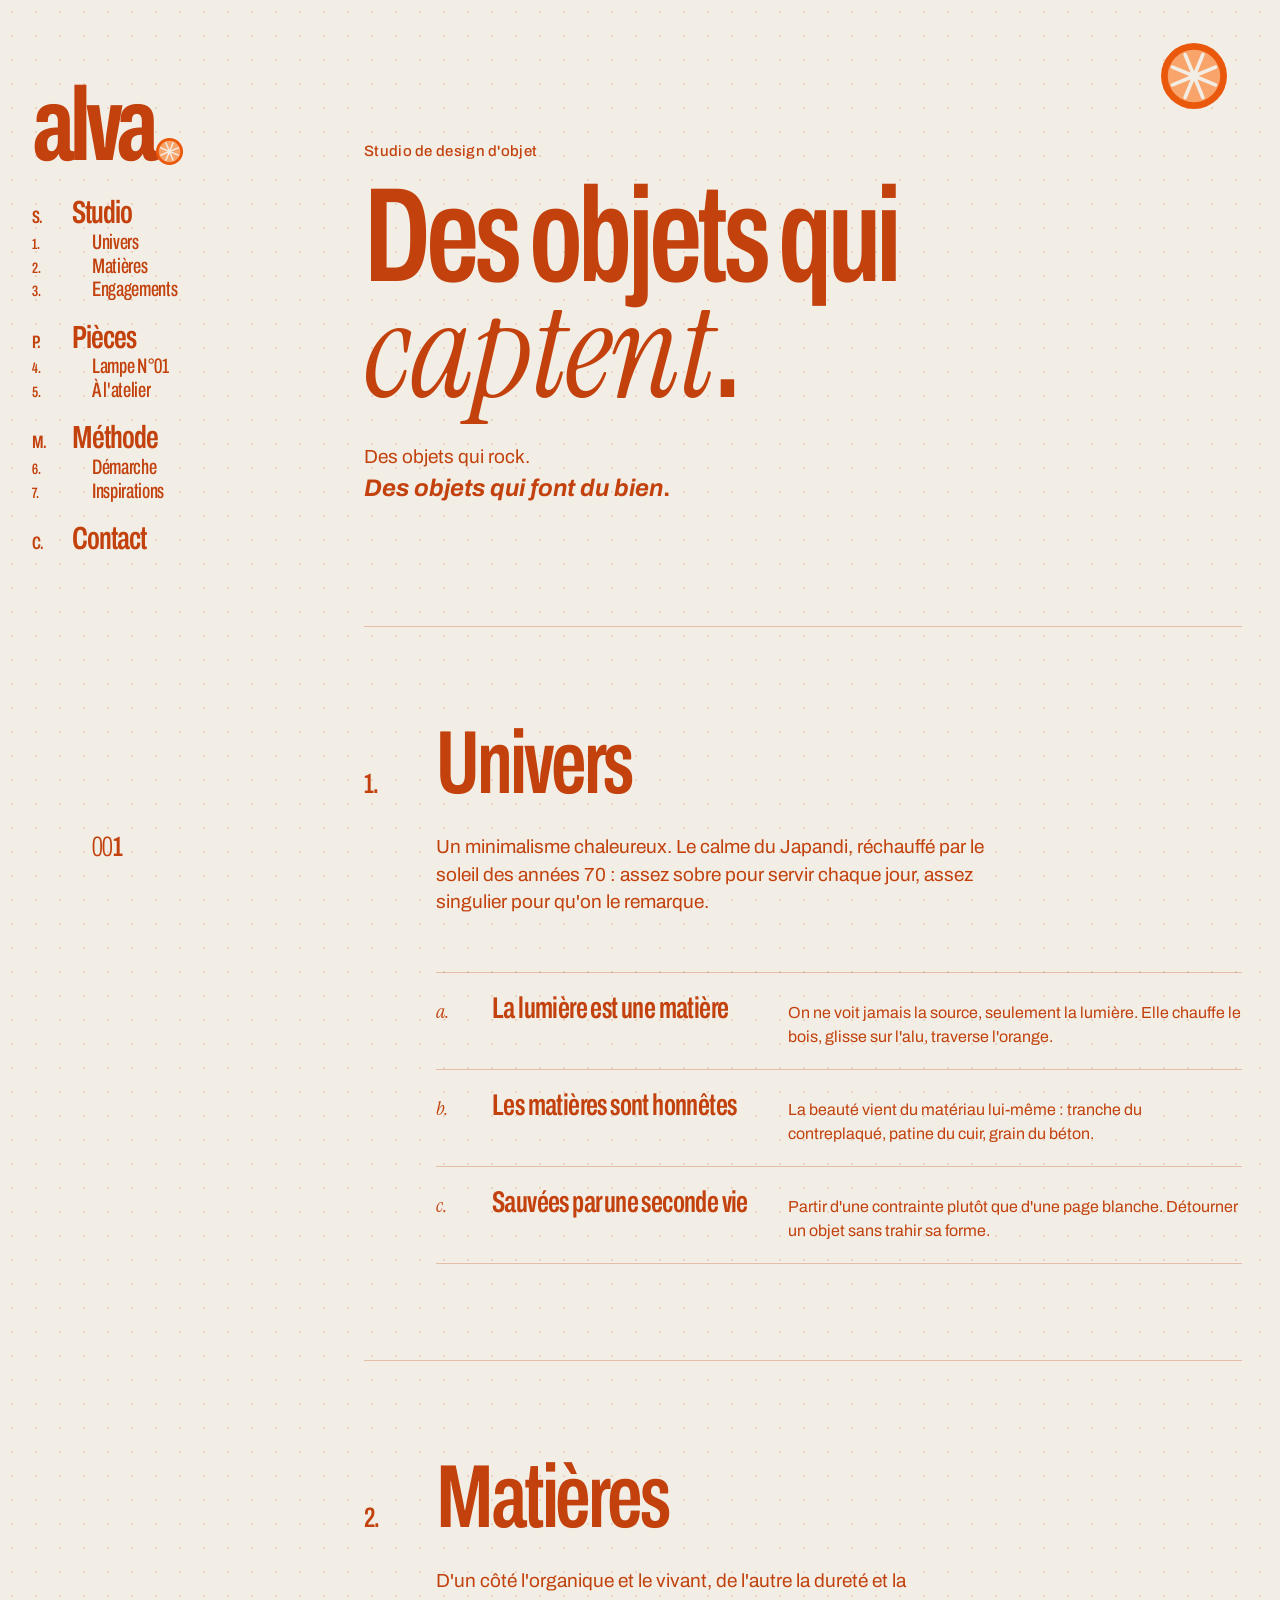
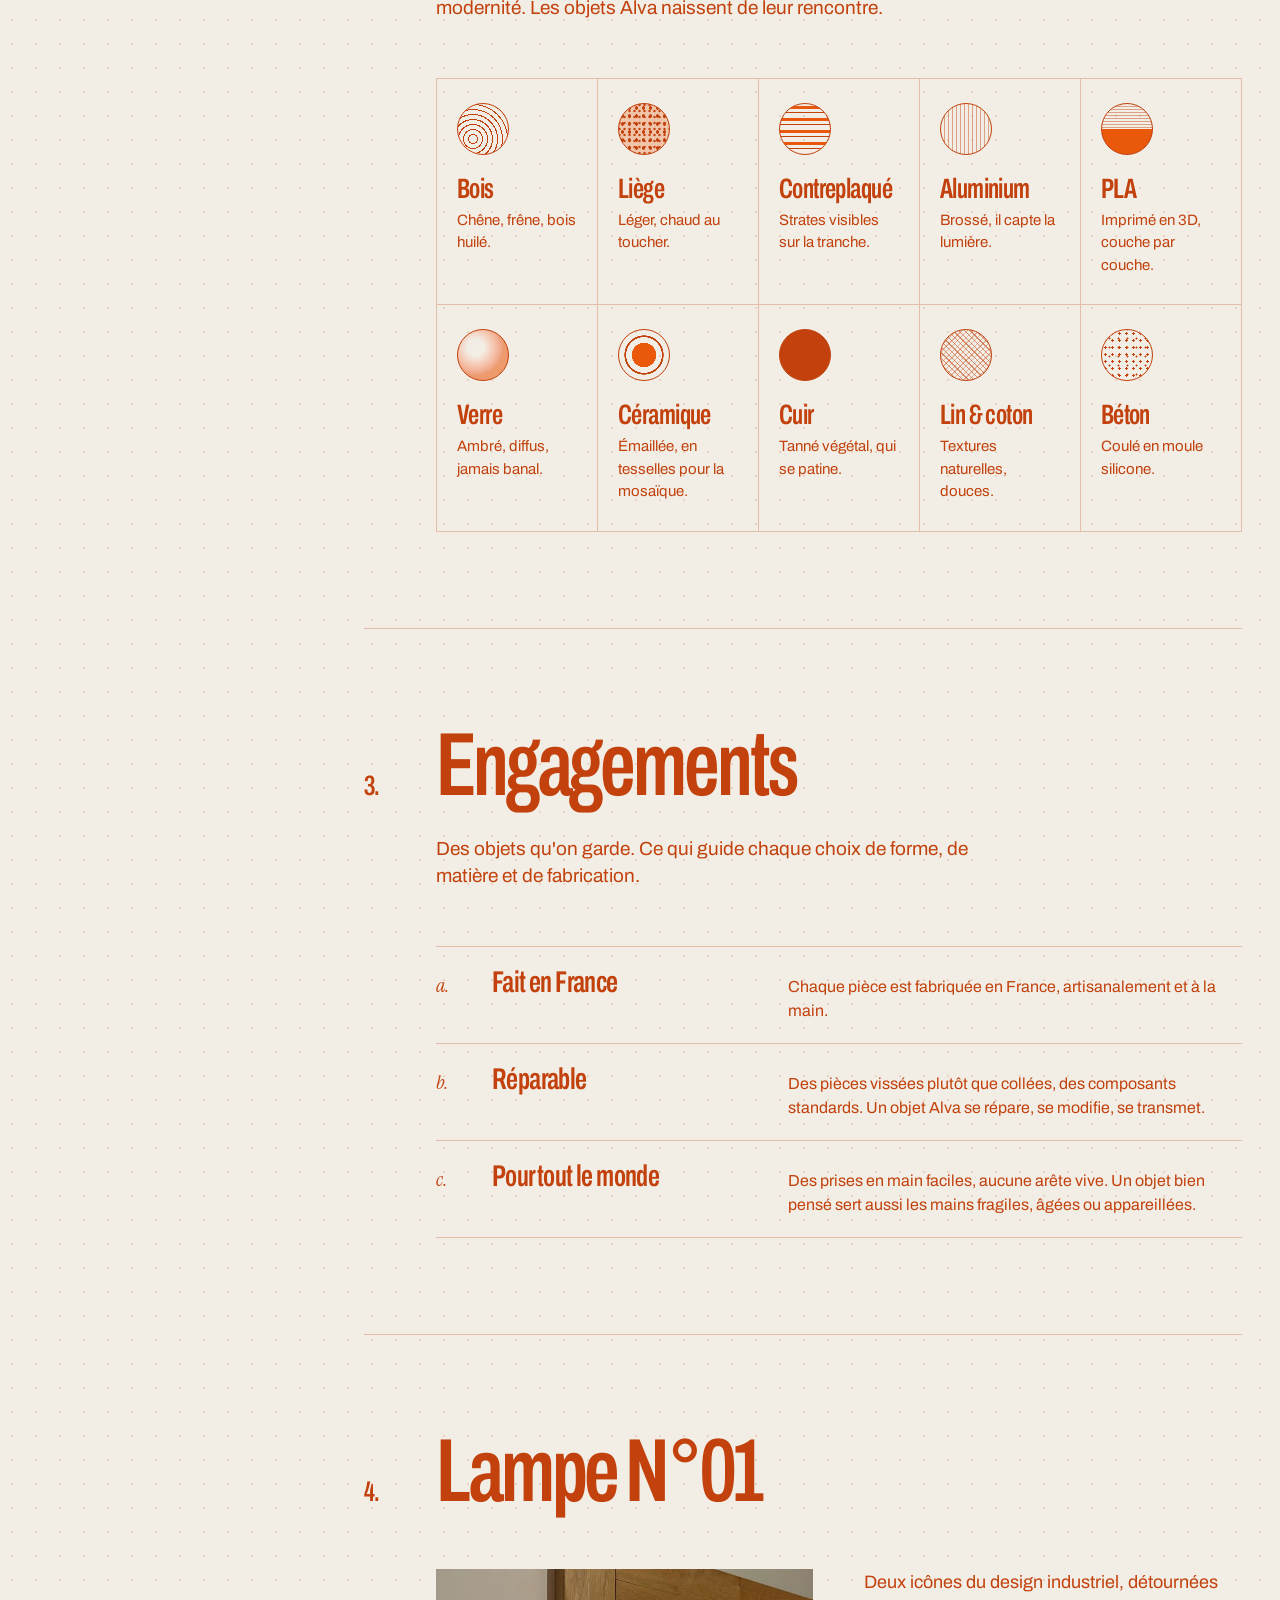
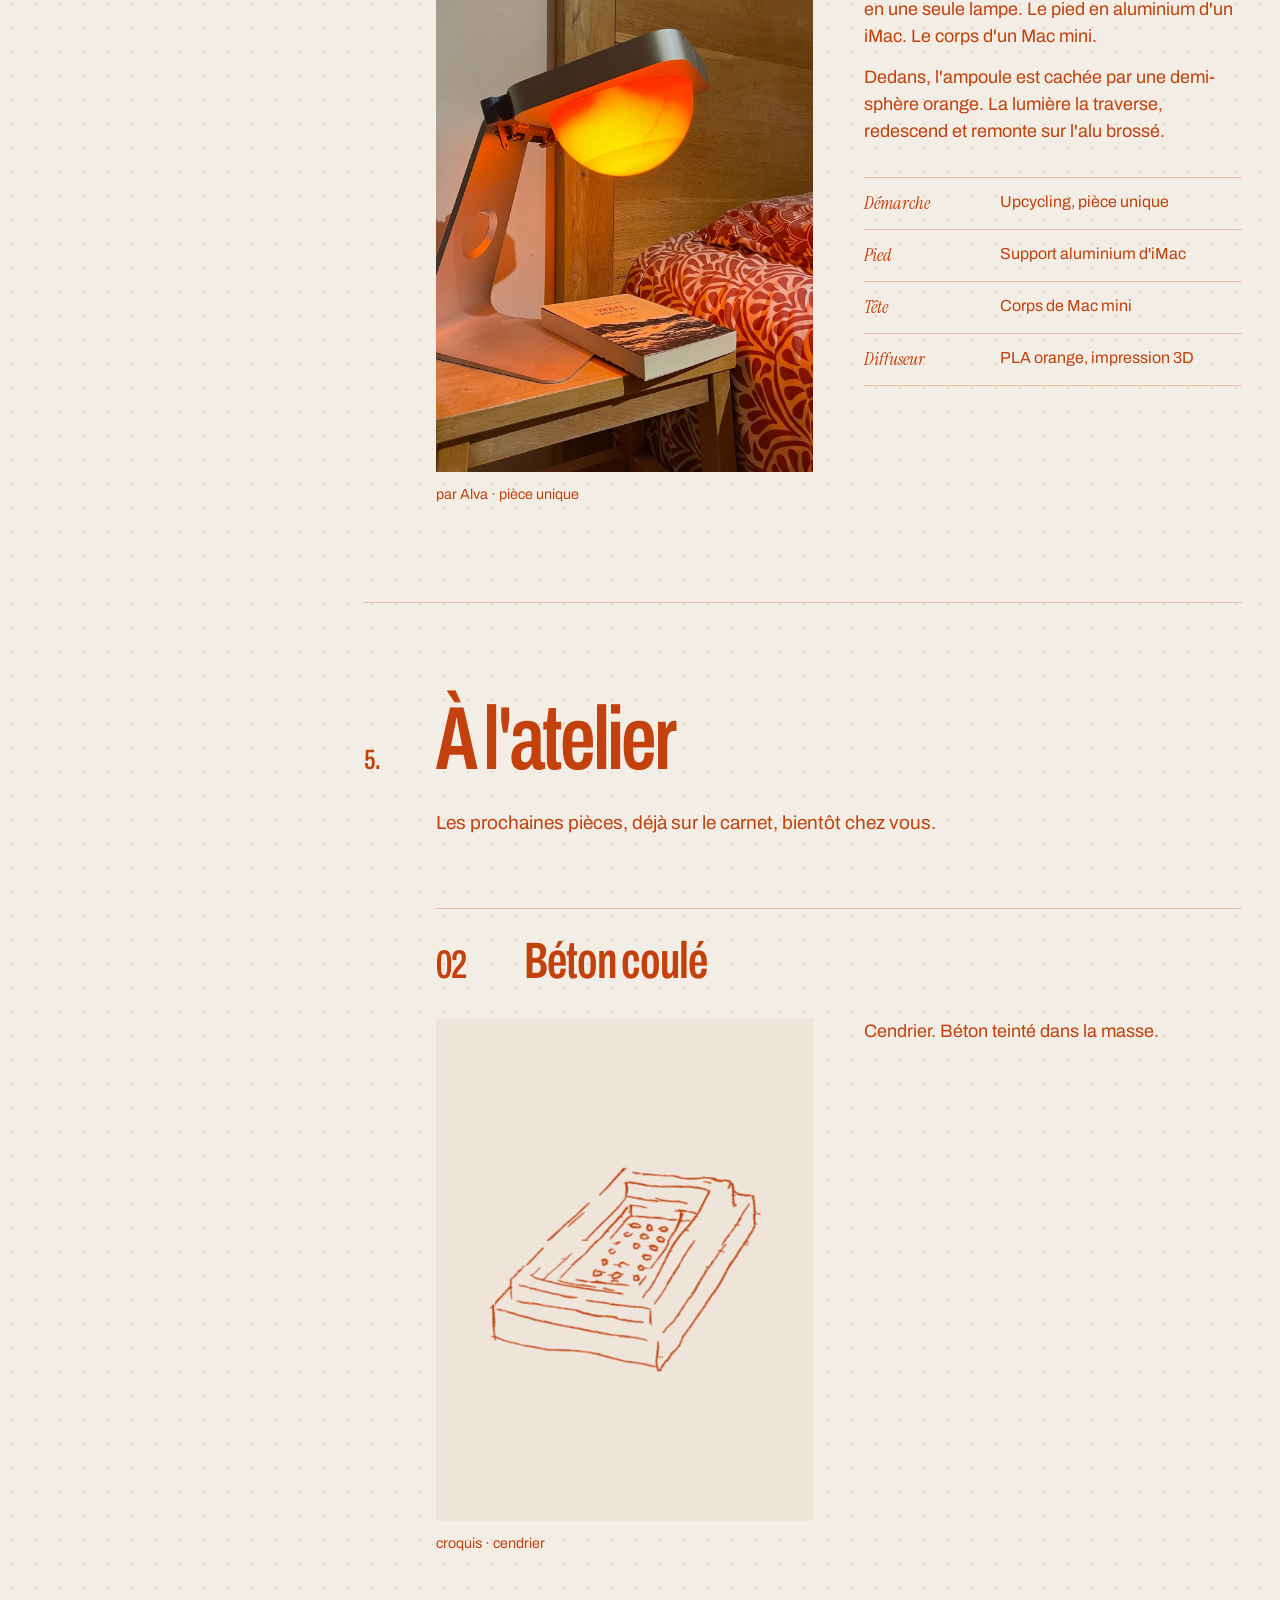
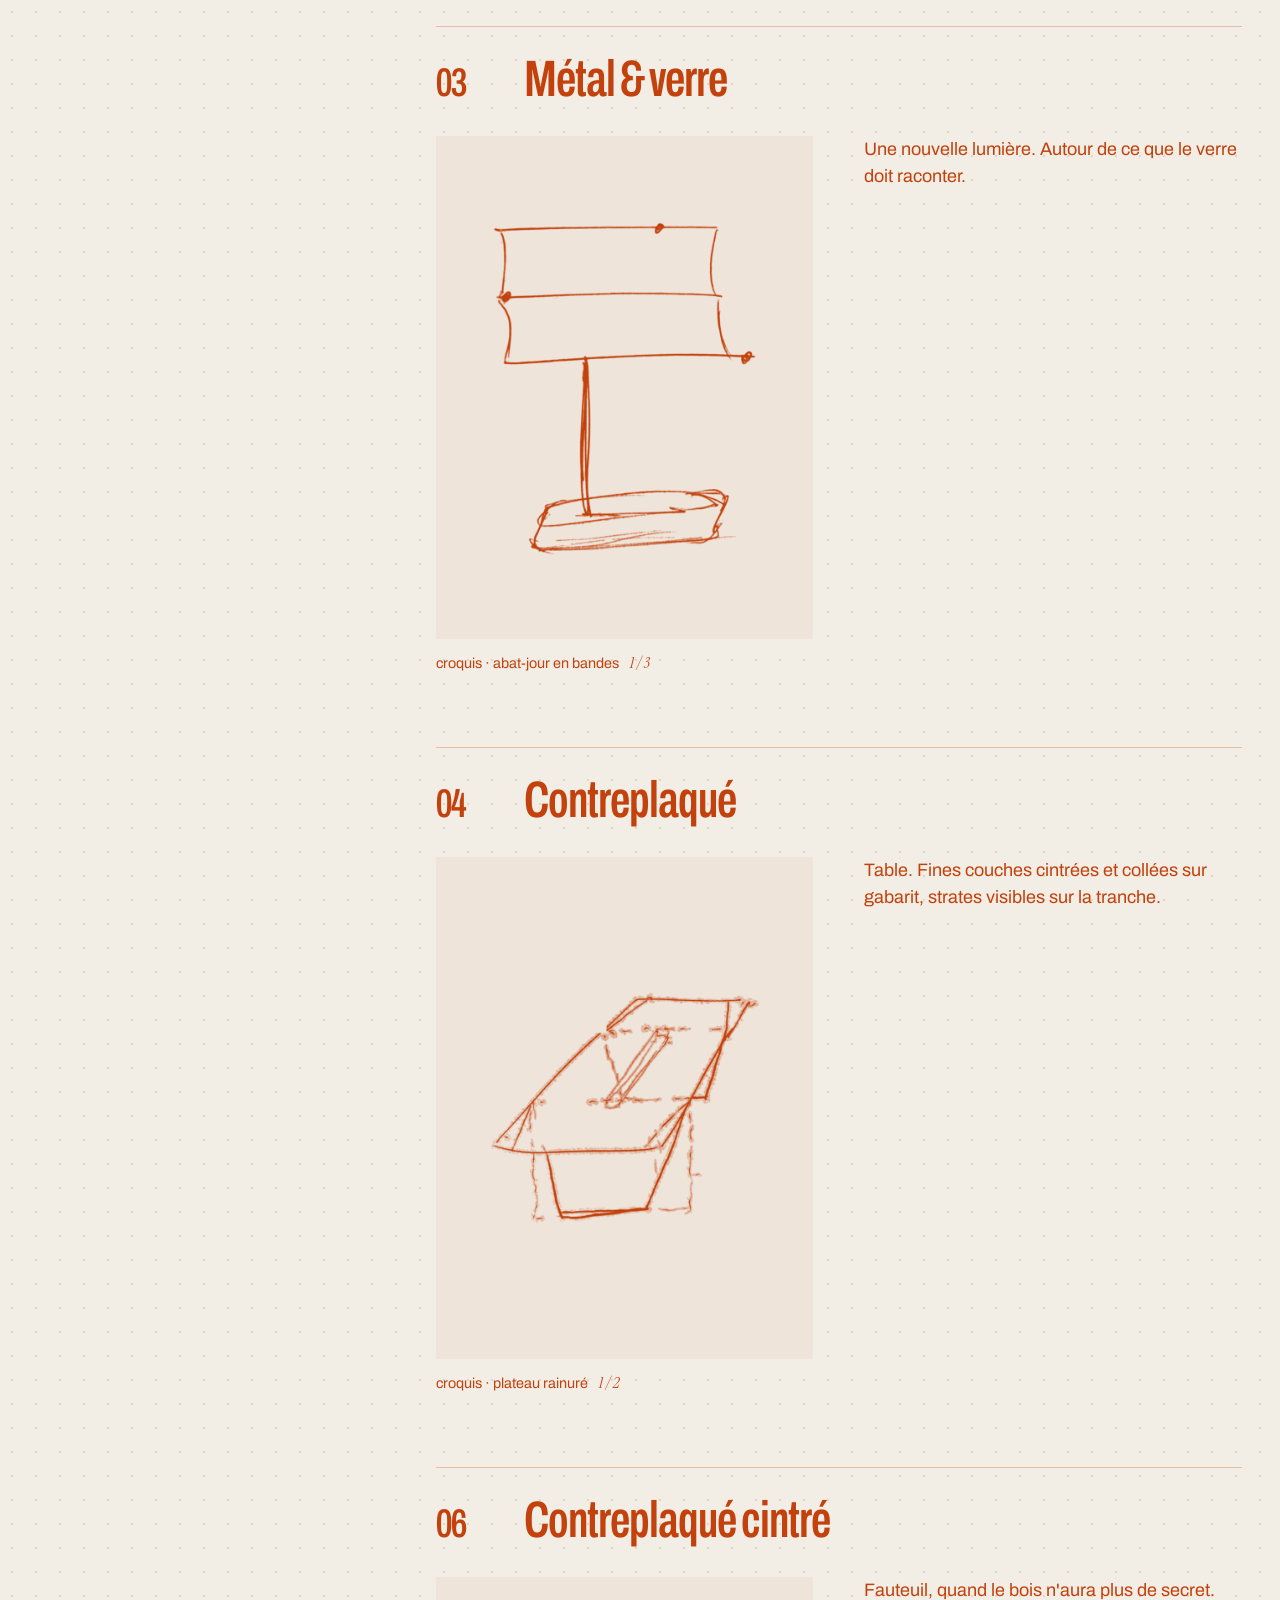
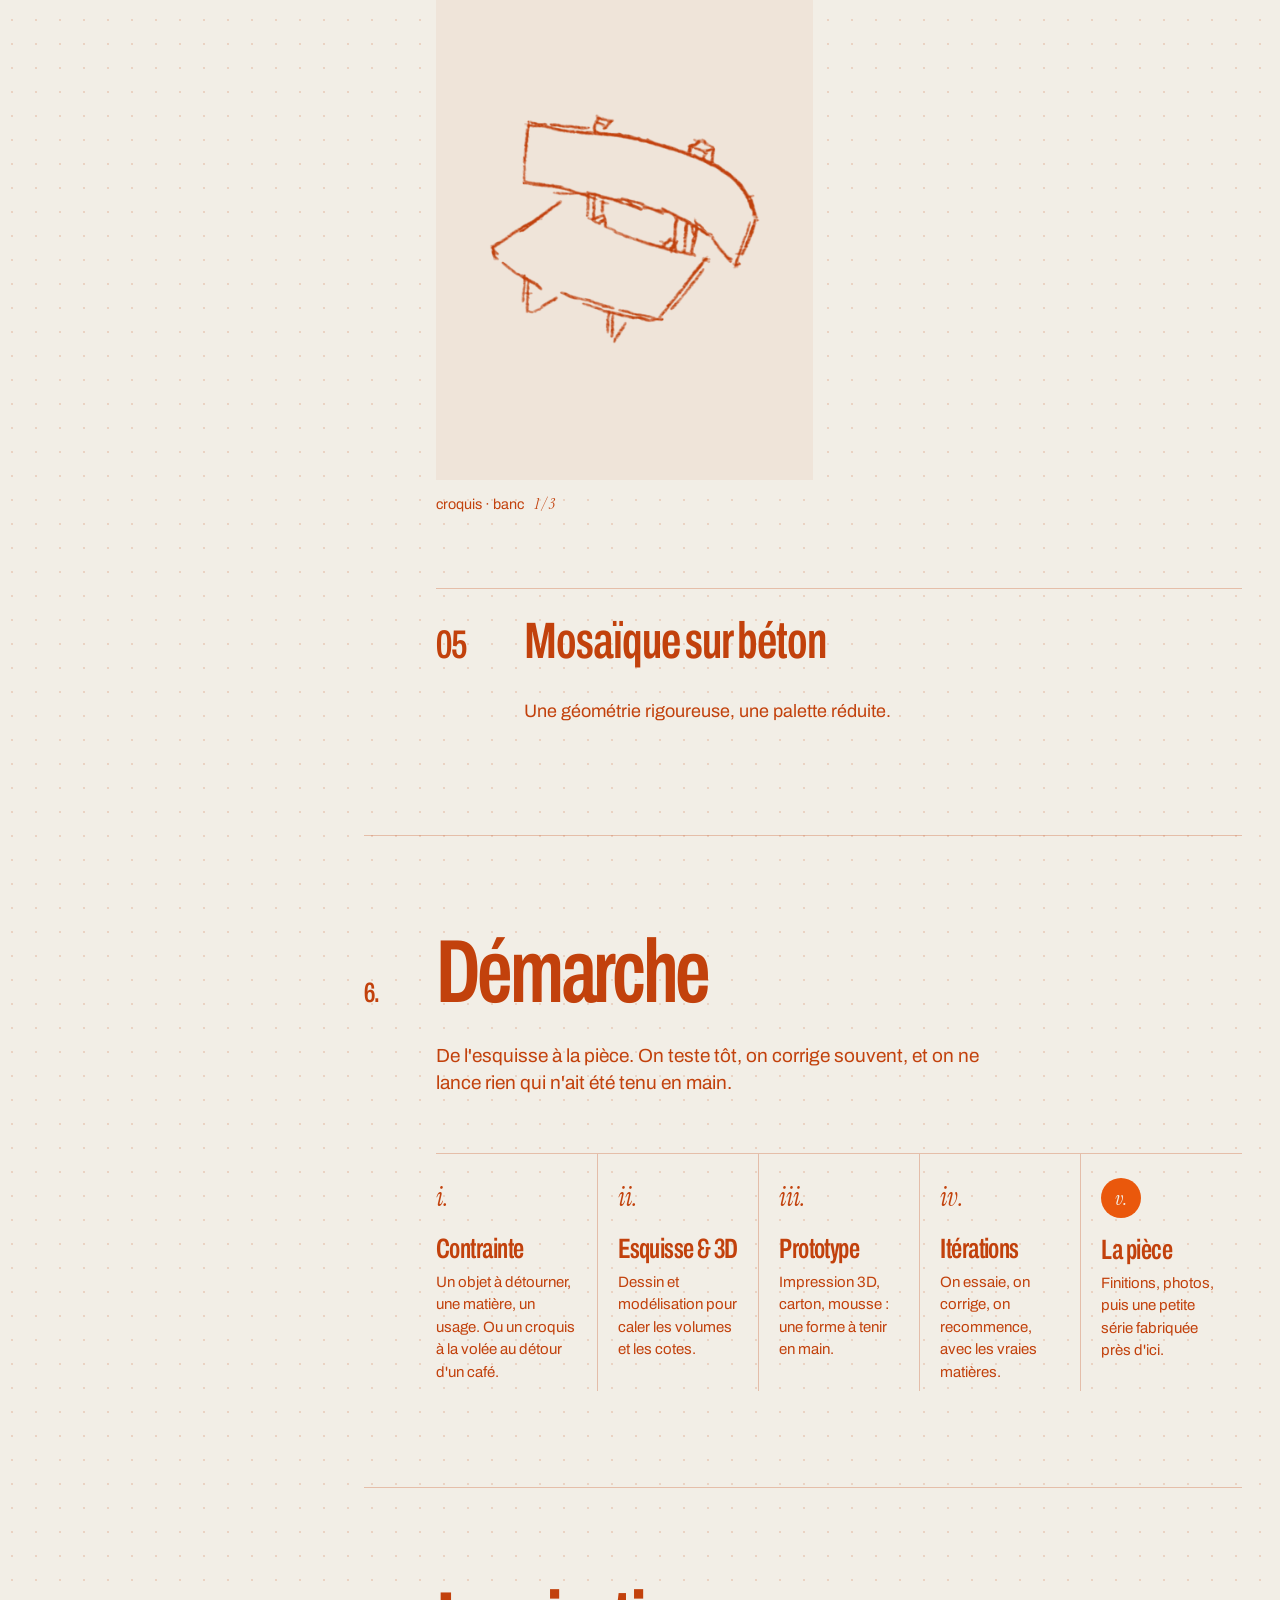
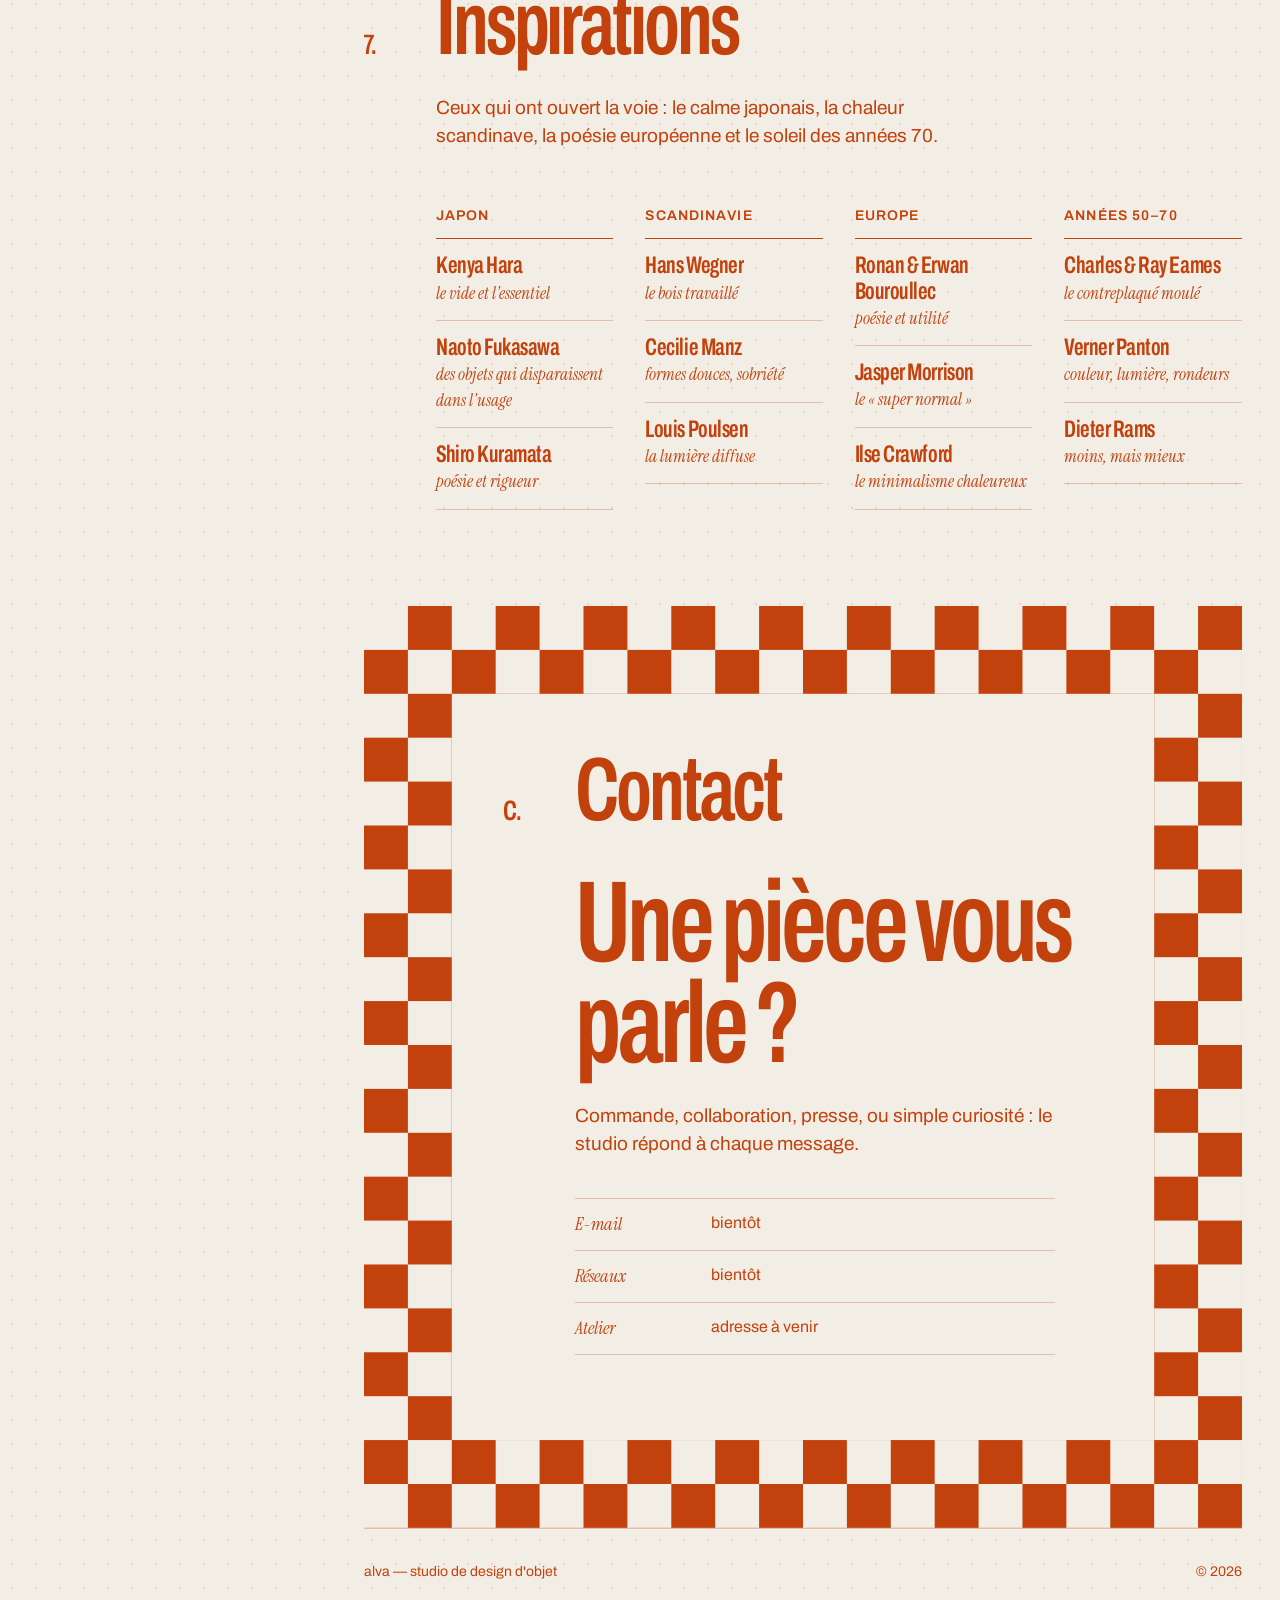
<file: index.html>
<!doctype html>
<html lang="fr">
<head>
<meta charset="utf-8">
<meta name="viewport" content="width=device-width, initial-scale=1">
<title>Alva — Studio de design d'objet</title>
<meta name="description" content="Alva est un studio de design d'objet. Des formes douces, des matières qui vieillissent bien, et la lumière comme matériau.">
<meta property="og:title" content="Alva — Studio de design">
<meta property="og:description" content="Des objets aux formes douces, qui captent la lumière.">
<link rel="icon" href="favicon.svg" type="image/svg+xml">
<meta name="theme-color" content="#f2eee6">
<link rel="preconnect" href="https://fonts.googleapis.com">
<link rel="preconnect" href="https://fonts.gstatic.com" crossorigin>
<link href="https://fonts.googleapis.com/css2?family=Archivo:wdth,wght@62..125,300..800&family=Instrument+Serif:ital@0;1&display=swap" rel="stylesheet">
<link rel="stylesheet" href="styles.css">
</head>
<body>

<a class="skip" href="#contenu">Aller au contenu</a>

<aside class="side">
  <!-- <a href="#top" class="side-top">Index</a> -->
  <a href="#top" class="logo" aria-label="Alva, accueil">alva<svg class="logo-slice" viewBox="10 10 44 44" aria-hidden="true"><circle cx="32" cy="32" r="22" class="rind"/><circle cx="32" cy="32" r="17.5" class="pulp"/><path d="M32 32 L46.32 37.93 M32 32 L37.93 46.32 M32 32 L26.07 46.32 M32 32 L17.68 37.93 M32 32 L17.68 26.07 M32 32 L26.07 17.68 M32 32 L37.93 17.68 M32 32 L46.32 26.07" class="segments"/><circle cx="32" cy="32" r="2.2" class="core"/></svg></a>

  <details class="toc-wrap" open>
    <summary>Sommaire</summary>
    <nav class="toc" aria-label="Sommaire">
      <ol>
        <li class="toc-part"><span>S.</span><a href="#univers">Studio</a></li>
        <li><span>1.</span><a href="#univers">Univers</a></li>
        <li><span>2.</span><a href="#matieres">Matières</a></li>
        <li><span>3.</span><a href="#engagements">Engagements</a></li>
        <li class="toc-part"><span>P.</span><a href="#pieces">Pièces</a></li>
        <li><span>4.</span><a href="#piece-01">Lampe N°01</a></li>
        <li><span>5.</span><a href="#atelier">À l'atelier</a></li>
        <li class="toc-part"><span>M.</span><a href="#demarche">Méthode</a></li>
        <li><span>6.</span><a href="#demarche">Démarche</a></li>
        <li><span>7.</span><a href="#inspirations">Inspirations</a></li>
        <li class="toc-part"><span>C.</span><a href="#contact">Contact</a></li>
      </ol>
    </nav>
  </details>

  <p class="side-count" title="Pièces terminées"><span>00</span>1</p>
</aside>

<main id="contenu">

  <section id="top" class="hero">
    <svg class="sketch" viewBox="0 0 64 64" aria-hidden="true">
      <circle cx="32" cy="32" r="22" class="rind"/>
      <circle cx="32" cy="32" r="17.5" class="pulp"/>
      <path d="M32 32 L46.32 37.93 M32 32 L37.93 46.32 M32 32 L26.07 46.32 M32 32 L17.68 37.93 M32 32 L17.68 26.07 M32 32 L26.07 17.68 M32 32 L37.93 17.68 M32 32 L46.32 26.07" class="segments"/>
      <circle cx="32" cy="32" r="2.2" class="core"/>
    </svg>

    <p class="kicker">Studio de design d'objet</p>
    <h1>Des objets qui <em>captent</em>.</h1>
    <p class="lead">Des objets qui rock.</p>
    <h2><em>Des objets qui font du bien</em>.</h2>
  </section>

  <section id="univers" class="sec">
    <header class="sec-head"><span class="num">1.</span><h2>Univers</h2></header>
    <p class="sec-lead">Un minimalisme chaleureux. Le calme du Japandi, réchauffé par le soleil des années 70&nbsp;: assez sobre pour servir chaque jour, assez singulier pour qu'on le remarque.</p>
    <div class="rows">
      <div class="row reveal"><span class="row-k">a.</span><h3>La lumière est une matière</h3><p>On ne voit jamais la source, seulement la lumière. Elle chauffe le bois, glisse sur l'alu, traverse l'orange.</p></div>
      <div class="row reveal"><span class="row-k">b.</span><h3>Les matières sont honnêtes</h3><p>La beauté vient du matériau lui-même&nbsp;: tranche du contreplaqué, patine du cuir, grain du béton.</p></div>
      <div class="row reveal"><span class="row-k">c.</span><h3>Sauvées par une seconde vie</h3><p>Partir d'une contrainte plutôt que d'une page blanche. Détourner un objet sans trahir sa forme.</p></div>
    </div>
  </section>

  <section id="matieres" class="sec">
    <header class="sec-head"><span class="num">2.</span><h2>Matières</h2></header>
    <p class="sec-lead">D'un côté l'organique et le vivant, de l'autre la dureté et la modernité. Les objets Alva naissent de leur rencontre.</p>
    <ul class="mat-grid">
      <li class="reveal"><span class="glyph g-wood" aria-hidden="true"></span><h3>Bois</h3><p>Chêne, frêne, bois huilé.</p></li>
      <li class="reveal"><span class="glyph g-cork" aria-hidden="true"></span><h3>Liège</h3><p>Léger, chaud au toucher.</p></li>
      <li class="reveal"><span class="glyph g-ply" aria-hidden="true"></span><h3>Contreplaqué</h3><p>Strates visibles sur la tranche.</p></li>
      <li class="reveal"><span class="glyph g-alu" aria-hidden="true"></span><h3>Aluminium</h3><p>Brossé, il capte la lumière.</p></li>
      <li class="reveal"><span class="glyph g-pla" aria-hidden="true"></span><h3>PLA</h3><p>Imprimé en 3D, couche par couche.</p></li>
      <li class="reveal"><span class="glyph g-glass" aria-hidden="true"></span><h3>Verre</h3><p>Ambré, diffus, jamais banal.</p></li>
      <li class="reveal"><span class="glyph g-ceramic" aria-hidden="true"></span><h3>Céramique</h3><p>Émaillée, en tesselles pour la mosaïque.</p></li>
      <li class="reveal"><span class="glyph g-leather" aria-hidden="true"></span><h3>Cuir</h3><p>Tanné végétal, qui se patine.</p></li>
      <li class="reveal"><span class="glyph g-linen" aria-hidden="true"></span><h3>Lin &amp; coton</h3><p>Textures naturelles, douces.</p></li>
      <li class="reveal"><span class="glyph g-concrete" aria-hidden="true"></span><h3>Béton</h3><p>Coulé en moule silicone.</p></li>
    </ul>
  </section>

  <section id="engagements" class="sec">
    <header class="sec-head"><span class="num">3.</span><h2>Engagements</h2></header>
    <p class="sec-lead">Des objets qu'on garde. Ce qui guide chaque choix de forme, de matière et de fabrication.</p>
    <div class="rows">
      <div class="row reveal"><span class="row-k">a.</span><h3>Fait en France</h3><p>Chaque pièce est fabriquée en France, artisanalement et à la main.</p></div>
      <div class="row reveal"><span class="row-k">b.</span><h3>Réparable</h3><p>Des pièces vissées plutôt que collées, des composants standards. Un objet Alva se répare, se modifie, se transmet.</p></div>
      <div class="row reveal"><span class="row-k">c.</span><h3>Pour tout le monde</h3><p>Des prises en main faciles, aucune arête vive. Un objet bien pensé sert aussi les mains fragiles, âgées ou appareillées.</p></div>
    </div>
  </section>

  <!--
  <div id="pieces" class="pieces-index">
    <div class="index-head">
      <h2 class="index-title">Index des pièces</h2>
      <p class="legend"><span class="d d-full"></span>Terminée <span class="d d-half"></span>En cours <span class="d"></span>À venir</p>
    </div>
    <ol class="index-grid">
      <li><a href="#piece-01" class="cell is-done"><span class="mark">01</span><span class="name">Lampe de chevet</span></a></li>
      <li><a href="#atelier" class="cell is-wip"><span class="mark">02</span><span class="name">Béton coulé</span></a></li>
      <li><a href="#atelier" class="cell"><span class="mark">03</span><span class="name">Lampe métal &amp; verre</span></a></li>
      <li><a href="#atelier" class="cell"><span class="mark">04</span><span class="name">Table contreplaqué</span></a></li>
      <li><a href="#atelier" class="cell"><span class="mark">05</span><span class="name">Mosaïque</span></a></li>
      <li><a href="#atelier" class="cell"><span class="mark">06</span><span class="name">Banc, fauteuil</span></a></li>
    </ol>
  </div>
  -->
  <section id="piece-01" class="sec">
    <header class="sec-head"><span class="num">4.</span><h2>Lampe N°01</h2></header>
    <div class="piece">
      <div class="fiche reveal">
        <figure class="fiche-frame">
          <picture>
            <source srcset="images/n01-chevet.webp" type="image/webp">
            <img src="images/n01-chevet.jpg" width="1200" height="1600" loading="lazy" decoding="async"
                 alt="La lampe N°01 allumée sur une table de chevet en chêne, à côté d'un lit à la housse orange et d'un livre, Terre des hommes : tête de Mac mini, demi-sphère orange, pied d'iMac.">
          </picture>
        </figure>
        <p class="fiche-credit">par Alva · pièce unique</p>
      </div>
      <div class="piece-text">
        <p>Deux icônes du design industriel, détournées en une seule lampe. Le pied en aluminium d'un iMac. Le corps d'un Mac mini.</p>
        <p>Dedans, l'ampoule est cachée par une demi-sphère orange. La lumière la traverse, redescend et remonte sur l'alu brossé.</p>
        <dl class="specs">
          <div><dt>Démarche</dt><dd>Upcycling, pièce unique</dd></div>
          <div><dt>Pied</dt><dd>Support aluminium d'iMac</dd></div>
          <div><dt>Tête</dt><dd>Corps de Mac mini</dd></div>
          <div><dt>Diffuseur</dt><dd>PLA orange, impression 3D</dd></div>
        </dl>
      </div>
    </div>
  </section>

  <section id="atelier" class="sec">
    <header class="sec-head"><span class="num">5.</span><h2>À l'atelier</h2></header>
    <p class="sec-lead">Les prochaines pièces, déjà sur le carnet, bientôt chez vous.</p>
    <article class="projet">
      <header class="projet-head"><span class="list-n">02</span><h3>Béton coulé</h3></header>
      <div class="piece">
        <div class="fiche reveal">
          <figure class="fiche-frame is-croquis"><img src="images/croquis/plateau.webp" width="900" height="1200" loading="lazy" decoding="async" alt="Croquis au crayon : un plateau vide-poche rectangulaire à gradins, posé sur un socle, le fond semé de petits ronds."></figure>
          <p class="fiche-credit">croquis · cendrier</p>
        </div>
        <div class="piece-text">
          <p>Cendrier. Béton teinté dans la masse.</p>
        </div>
      </div>
    </article>
    <article class="projet">
      <header class="projet-head"><span class="list-n">03</span><h3>Métal &amp; verre</h3></header>
      <div class="piece">
        <div class="fiche reveal">
          <figure class="fiche-frame is-croquis" data-slides>
            <img src="images/croquis/lampe-abat-jour.webp" width="900" height="1200" loading="lazy" decoding="async" alt="Croquis au crayon : une lampe à large abat-jour en deux bandes, sur une tige fine et un socle en dalle." data-caption="abat-jour en bandes" class="is-on">
            <img src="images/croquis/lampe-cube.webp" width="900" height="1200" loading="lazy" decoding="async" alt="Croquis au crayon : une lampe à tête cubique aux arêtes douces, sur une tige et un socle en galet." data-caption="tête cubique">
            <img src="images/croquis/n01-croquis.webp" width="900" height="1200" loading="lazy" decoding="async" alt="Croquis au crayon : une lampe à tête rectangulaire, sur un montant droit et une jambe inclinée." data-caption="tête rectangulaire">
          </figure>
          <p class="fiche-credit"><span data-slide-caption>croquis · abat-jour en bandes</span> <span class="fiche-count" data-slide-count>1 / 3</span></p>
        </div>
        <div class="piece-text">
          <p>Une nouvelle lumière. Autour de ce que le verre doit raconter.</p>
        </div>
      </div>
    </article>
    <article class="projet">
      <header class="projet-head"><span class="list-n">04</span><h3>Contreplaqué</h3></header>
      <div class="piece">
        <div class="fiche reveal">
          <figure class="fiche-frame is-croquis" data-slides>
            <img src="images/croquis/table-1.webp" width="900" height="1200" loading="lazy" decoding="async" alt="Croquis au crayon : une table au plateau en biais, rainuré au centre, sur un piétement évasé ; les lignes cachées sont en pointillés." data-caption="plateau rainuré" class="is-on">
            <img src="images/croquis/table-2.webp" width="900" height="1200" loading="lazy" decoding="async" alt="Croquis au crayon : première version de la table, plateau en biais sur un piétement trapézoïdal." data-caption="première version">
            <img src="images/matieres/table-bois.webp" width="757" height="444" loading="lazy" decoding="async" alt="Planche de bois au veinage très marqué, brûlée puis brossée : les cernes sombres ondulent sur un fond brun clair." data-caption="bois brûlé et brossé" data-kind="matière">
          </figure>
          <p class="fiche-credit"><span data-slide-caption>croquis · plateau rainuré</span> <span class="fiche-count" data-slide-count>1 / 2</span></p>
        </div>
        <div class="piece-text">
          <p>Table. Fines couches cintrées et collées sur gabarit, strates visibles sur la tranche.</p>
        </div>
      </div>
    </article>
    <article class="projet">
      <header class="projet-head"><span class="list-n">06</span><h3>Contreplaqué cintré</h3></header>
      <div class="piece">
        <div class="fiche reveal">
          <figure class="fiche-frame is-croquis" data-slides>
            <img src="images/croquis/banc.webp" width="900" height="1200" loading="lazy" decoding="async" alt="Croquis au crayon : un banc au dossier courbe, porté par deux équerres au-dessus de l'assise." data-caption="banc" class="is-on">
            <img src="images/croquis/fauteuil.webp" width="900" height="1200" loading="lazy" decoding="async" alt="Croquis au crayon : un fauteuil au dossier haut, aux accoudoirs en aile, sur une assise en bloc." data-caption="fauteuil">
            <img src="images/croquis/chaise.webp" width="900" height="1200" loading="lazy" decoding="async" alt="Croquis au crayon : une chaise de profil, assise fine, dossier en longue courbe, pieds évasés." data-caption="chaise">
          </figure>
          <p class="fiche-credit"><span data-slide-caption>croquis · banc</span> <span class="fiche-count" data-slide-count>1 / 3</span></p>
        </div>
        <div class="piece-text">
          <p>Fauteuil, quand le bois n'aura plus de secret.</p>
        </div>
      </div>
    </article>
    <article class="projet">
      <header class="projet-head"><span class="list-n">05</span><h3>Mosaïque sur béton</h3></header>
      <div class="piece piece-solo">
        <div class="piece-text">
          <p>Une géométrie rigoureuse, une palette réduite.</p>
        </div>
      </div>
    </article>
  </section>

  <section id="demarche" class="sec">
    <header class="sec-head"><span class="num">6.</span><h2>Démarche</h2></header>
    <p class="sec-lead">De l'esquisse à la pièce. On teste tôt, on corrige souvent, et on ne lance rien qui n'ait été tenu en main.</p>
    <ol class="steps">
      <li class="reveal"><span class="step-n">i.</span><h3>Contrainte</h3><p>Un objet à détourner, une matière, un usage. Ou un croquis à la volée au détour d'un café.</p></li>
      <li class="reveal"><span class="step-n">ii.</span><h3>Esquisse &amp; 3D</h3><p>Dessin et modélisation pour caler les volumes et les cotes.</p></li>
      <li class="reveal"><span class="step-n">iii.</span><h3>Prototype</h3><p>Impression 3D, carton, mousse&nbsp;: une forme à tenir en main.</p></li>
      <li class="reveal"><span class="step-n">iv.</span><h3>Itérations</h3><p>On essaie, on corrige, on recommence, avec les vraies matières.</p></li>
      <li class="reveal"><span class="step-n">v.</span><h3>La pièce</h3><p>Finitions, photos, puis une petite série fabriquée près d'ici.</p></li>
    </ol>
  </section>

  <section id="inspirations" class="sec">
    <header class="sec-head"><span class="num">7.</span><h2>Inspirations</h2></header>
    <p class="sec-lead">Ceux qui ont ouvert la voie&nbsp;: le calme japonais, la chaleur scandinave, la poésie européenne et le soleil des années 70.</p>
    <div class="insp">
      <div class="reveal"><h3>Japon</h3><ul>
        <li><strong>Kenya Hara</strong><span>le vide et l'essentiel</span></li>
        <li><strong>Naoto Fukasawa</strong><span>des objets qui disparaissent dans l'usage</span></li>
        <li><strong>Shiro Kuramata</strong><span>poésie et rigueur</span></li></ul></div>
      <div class="reveal"><h3>Scandinavie</h3><ul>
        <li><strong>Hans Wegner</strong><span>le bois travaillé</span></li>
        <li><strong>Cecilie Manz</strong><span>formes douces, sobriété</span></li>
        <li><strong>Louis Poulsen</strong><span>la lumière diffuse</span></li></ul></div>
      <div class="reveal"><h3>Europe</h3><ul>
        <li><strong>Ronan &amp; Erwan Bouroullec</strong><span>poésie et utilité</span></li>
        <li><strong>Jasper Morrison</strong><span>le «&nbsp;super normal&nbsp;»</span></li>
        <li><strong>Ilse Crawford</strong><span>le minimalisme chaleureux</span></li></ul></div>
      <div class="reveal"><h3>Années 50–70</h3><ul>
        <li><strong>Charles &amp; Ray Eames</strong><span>le contreplaqué moulé</span></li>
        <li><strong>Verner Panton</strong><span>couleur, lumière, rondeurs</span></li>
        <li><strong>Dieter Rams</strong><span>moins, mais mieux</span></li></ul></div>
    </div>
  </section>

  <section id="contact" class="sec contact">
    <div class="contact-card">
      <header class="sec-head"><span class="num">C.</span><h2>Contact</h2></header>
      <p class="contact-big">Une pièce vous parle&nbsp;?</p>
      <p class="sec-lead">Commande, collaboration, presse, ou simple curiosité&nbsp;: le studio répond à chaque message.</p>
      <dl class="specs contact-soon">
        <div><dt>E-mail</dt><dd>bientôt</dd></div>
        <div><dt>Réseaux</dt><dd>bientôt</dd></div>
        <div><dt>Atelier</dt><dd>adresse à venir</dd></div>
      </dl>
    </div>
  </section>

  <footer class="footer">
    <span>alva — studio de design d'objet</span>
    <span>© <span id="year">2026</span></span>
  </footer>
</main>

<script src="site.js"></script>
</body>
</html>
</file>
<file: styles.css>
/* Alva — deux couleurs : blanc cassé + orange */
:root {
  --paper: #f2eee6;
  --ink: #c2410c;          /* orange d'encre, lisible sur le blanc cassé */
  --orange: #ea580c;       /* orange vif pour les aplats */
  --soft: var(--ink);
  --line: color-mix(in srgb, var(--ink) 28%, transparent);
  --dots: color-mix(in srgb, var(--ink) 16%, transparent);
  --cond: "Archivo", "Arial Narrow", sans-serif;
  --serif: "Instrument Serif", Georgia, serif;
  --side: 300px;
  --gut: clamp(16px, 3vw, 40px);
  --ease: cubic-bezier(.2, .7, .2, 1);
  color-scheme: light;
}

*, *::before, *::after { box-sizing: border-box; }
html { scroll-behavior: smooth; scroll-padding-top: 24px; }
body {
  margin: 0;
  background-color: var(--paper);
  background-image: radial-gradient(var(--dots) 1px, transparent 1.2px);
  background-size: 24px 24px;
  color: var(--ink);
  font: 400 16px/1.5 var(--cond);
  -webkit-font-smoothing: antialiased;
}
h1, h2, h3, p, ol, ul, dl, dd, figure { margin: 0; padding: 0; }
ol, ul { list-style: none; }
a { color: inherit; text-decoration: none; }
::selection { background: var(--orange); color: var(--paper); }
:focus-visible { outline: 2px solid var(--orange); outline-offset: 3px; border-radius: 4px; }

/* condensed display type */
.logo, h1, .sec-head h2, .num, .toc, .side-top, .index-title, .contact-big, .piece-title, .side-count,
.list-n, .row h3, .mat-grid h3, .steps h3, .insp strong {
  font-stretch: 62%;
  letter-spacing: -.02em;
}

.skip { position: absolute; left: -999px; top: 8px; background: var(--ink); color: var(--paper); padding: 8px 12px; z-index: 20; }
.skip:focus { left: 8px; }

/* ---------- SOMMAIRE (colonne gauche) ---------- */
.side {
  position: fixed; inset: 0 auto 0 0; width: var(--side);
  padding: 28px 32px 32px;
  display: flex; flex-direction: column;
  overflow-y: auto;
}
.side-top { font-size: 18px; margin-left: 60px; }
.side-top:hover { text-decoration: underline; text-underline-offset: 3px; }
.logo {
  margin: 56px 0 28px; font-size: 104px; line-height: .8; font-weight: 700;
  letter-spacing: -.05em; display: inline-flex; align-items: flex-end; gap: 2px;
}
.logo-slice { width: .26em; height: .26em; flex: none; margin-bottom: .02em; }
.logo-slice .rind, .sketch .rind { fill: var(--orange); }
.logo-slice .pulp, .sketch .pulp { fill: #f9a46b; }
.logo-slice .segments, .sketch .segments { fill: none; stroke: var(--paper); stroke-width: 2.4; stroke-linecap: round; }
.logo-slice .core, .sketch .core { fill: var(--paper); }

.toc-wrap summary { display: none; }
.toc li { display: grid; grid-template-columns: 40px 1fr; align-items: baseline; font-size: 21px; line-height: 1.12; font-weight: 500; }
.toc li span { font-size: 15px; font-weight: 600; }
.toc li a { padding-left: 20px; }
.toc li.toc-part { font-size: 32px; font-weight: 600; margin-top: 18px; letter-spacing: -.03em; }
.toc li.toc-part:first-child { margin-top: 0; }
.toc li.toc-part a { padding-left: 0; }
.toc li.toc-part span { font-size: 18px; }
.toc a:hover, .toc a.is-active { text-decoration: underline; text-decoration-thickness: 2px; text-underline-offset: 4px; }

.side-count { margin-top: auto; padding-top: 32px; margin-left: 60px; font-size: 28px; font-weight: 600; }
.side-count span { font-weight: 300; }

/* ---------- CONTENU ---------- */
main { margin-left: var(--side); padding: 0 var(--gut) 0 clamp(24px, 5vw, 96px); max-width: calc(var(--side) + 1100px); }

.hero { position: relative; padding: 140px 0 120px; display: flex; flex-direction: column; }
.sketch { position: absolute; top: 28px; right: 0; width: 96px; height: auto; overflow: visible; }
/* the favicon's orange slice, drawn large */


.kicker { font-size: 15px; font-weight: 500; letter-spacing: .02em; }
h1 {
  margin-top: 16px; font-size: clamp(64px, 10.5vw, 168px); line-height: .86; font-weight: 600; letter-spacing: -.035em;
  max-width: 11ch;
}
h1 em, .piece-title em { font-family: var(--serif); font-style: italic; font-weight: 400; font-stretch: 100%; letter-spacing: -.01em; }
.lead { margin-top: 32px; max-width: 480px; font-size: 19px; line-height: 1.45; }

.pieces-index { padding-top: 96px; border-top: 1px solid var(--line); }
.index-head { display: flex; justify-content: space-between; align-items: baseline; gap: 16px; flex-wrap: wrap; }
.index-title { font-size: 32px; font-weight: 600; }
.legend { display: flex; align-items: center; gap: 8px; font-size: 14px; flex-wrap: wrap; }
.legend .d { margin-left: 10px; }
.d { width: 12px; height: 12px; border-radius: 50%; border: 1.5px solid var(--ink); display: inline-block; }
.d-full { background: var(--orange); border-color: var(--orange); }
.d-half { background: linear-gradient(90deg, var(--orange) 50%, transparent 50%); }

.index-grid { margin-top: 20px; display: grid; grid-template-columns: repeat(6, 1fr); border-top: 1px solid var(--line); }
.cell { display: flex; flex-direction: column; align-items: center; gap: 14px; padding: 28px 8px 24px; text-align: center; }
.mark {
  width: 64px; height: 64px; border-radius: 50%;
  display: grid; place-items: center;
  border: 1.5px solid var(--ink);
  font-size: 15px; font-weight: 600;
  transition: transform .25s var(--ease);
}
.cell.is-done .mark { background: var(--orange); border-color: var(--orange); color: var(--paper); }
.cell.is-wip .mark { background: linear-gradient(90deg, var(--orange) 50%, transparent 50%); }
.cell.is-wip .mark span, .cell.is-wip .mark { text-shadow: 0 0 3px var(--paper), 0 0 6px var(--paper); }
.name { font-size: 14px; line-height: 1.25; max-width: 12ch; }
.cell:hover .mark { transform: scale(1.12); }
.cell:hover .name { text-decoration: underline; text-underline-offset: 3px; }

/* sections */
.sec { padding: 96px 0; border-top: 1px solid var(--line); }
.sec-head { display: grid; grid-template-columns: 72px 1fr; align-items: baseline; }
.num { font-size: 28px; font-weight: 600; }
.sec-head h2 { font-size: clamp(56px, 7vw, 104px); line-height: .9; font-weight: 600; letter-spacing: -.035em; }
.sec-lead { margin: 28px 0 0 72px; max-width: 560px; font-size: 19px; line-height: 1.45; }

/* lignes (univers, engagements) */
.rows { margin: 56px 0 0 72px; border-top: 1px solid var(--line); }
.row { display: grid; grid-template-columns: 40px minmax(180px, 280px) 1fr; gap: 16px; padding: 20px 0; border-bottom: 1px solid var(--line); align-items: baseline; }
.row-k { font-family: var(--serif); font-style: italic; font-size: 20px; }
.row h3 { font-size: 30px; font-weight: 600; line-height: 1; }
.row p { max-width: 520px; color: var(--soft); }

/* matières */
.mat-grid { margin: 56px 0 0 72px; display: grid; grid-template-columns: repeat(5, minmax(0, 1fr)); border-top: 1px solid var(--line); border-left: 1px solid var(--line); }
.mat-grid li { padding: 24px 20px 28px; border-right: 1px solid var(--line); border-bottom: 1px solid var(--line); }
.mat-grid h3 { margin-top: 20px; font-size: 28px; font-weight: 600; line-height: 1; }
.mat-grid p { margin-top: 6px; font-size: 15px; color: var(--soft); }
.glyph { display: block; width: 52px; height: 52px; border-radius: 50%; border: 1.5px solid var(--ink); }
.g-wood { background: repeating-radial-gradient(circle at 30% 70%, transparent 0 4px, var(--ink) 4px 5px); }
.g-ply { background: repeating-linear-gradient(0deg, transparent 0 5px, var(--ink) 5px 6.5px, transparent 6.5px 9px, var(--orange) 9px 12px); }
.g-alu { background: repeating-linear-gradient(90deg, transparent 0 3px, color-mix(in srgb, var(--ink) 45%, transparent) 3px 4px); }
.g-glass { background: radial-gradient(circle at 35% 35%, var(--paper) 0 18%, color-mix(in srgb, var(--orange) 55%, transparent) 60%); }
.g-leather { background: var(--ink); }
.g-cork { background: radial-gradient(var(--ink) 1.3px, transparent 1.8px) 0 0 / 7px 8px, radial-gradient(var(--ink) .9px, transparent 1.3px) 3px 4px / 5px 6px, color-mix(in srgb, var(--orange) 28%, var(--paper)); }
.g-pla { background: linear-gradient(transparent 50%, var(--orange) 50%), repeating-linear-gradient(0deg, transparent 0 2px, color-mix(in srgb, var(--ink) 45%, transparent) 2px 3px); }
.g-ceramic { background: radial-gradient(circle, var(--orange) 0 34%, transparent 35% 50%, var(--ink) 51% 55%, transparent 56%); }
.g-linen { background: repeating-linear-gradient(45deg, transparent 0 3px, color-mix(in srgb, var(--ink) 55%, transparent) 3px 4px), repeating-linear-gradient(-45deg, transparent 0 3px, color-mix(in srgb, var(--ink) 35%, transparent) 3px 4px); }
.g-concrete { background: radial-gradient(var(--ink) 1px, transparent 1.4px) 0 0 / 7px 7px, radial-gradient(var(--ink) .8px, transparent 1.2px) 3px 4px / 9px 9px; }

/* pièce N°01 */
.piece { margin: 56px 0 0 72px; display: grid; grid-template-columns: minmax(0, 1fr) minmax(0, 1fr); gap: clamp(32px, 4vw, 64px); align-items: start; }
/* fiche N°01 : photo rectangulaire 3:4 sans arrondi ni ombre, crédit */
.fiche-frame { aspect-ratio: 3 / 4; overflow: hidden; }
.fiche-frame img { width: 100%; height: 100%; object-fit: cover; display: block; }
.fiche-credit { margin-top: 12px; font-size: .9rem; }
.piece-title { font-size: clamp(40px, 4.4vw, 64px); line-height: .92; font-weight: 600; margin-bottom: 28px; }
.piece-text > p:not(.piece-title) { font-size: 18px; line-height: 1.5; margin-bottom: 14px; max-width: 500px; color: var(--soft); }
.specs { margin-top: 32px; border-top: 1px solid var(--line); }
.specs div { display: grid; grid-template-columns: 120px 1fr; gap: 16px; padding: 12px 0; border-bottom: 1px solid var(--line); }
.specs dt { font-family: var(--serif); font-style: italic; font-size: 18px; }

/* atelier */
.list-n { font-size: 40px; font-weight: 600; line-height: 1; }

/* démarche */
.steps { margin: 56px 0 0 72px; display: grid; grid-template-columns: repeat(5, 1fr); border-top: 1px solid var(--line); }
.steps li { padding: 24px 20px 8px 0; }
.steps li + li { padding-left: 20px; border-left: 1px solid var(--line); }
.step-n { font-family: var(--serif); font-style: italic; font-size: 26px; }
.steps h3 { margin-top: 18px; font-size: 28px; font-weight: 600; line-height: 1; }
.steps p { margin-top: 8px; font-size: 15px; color: var(--soft); }
.steps li:last-child .step-n { display: inline-grid; place-items: center; width: 40px; height: 40px; border-radius: 50%; background: var(--orange); color: var(--paper); font-size: 20px; }

/* inspirations */
.insp { margin: 56px 0 0 72px; display: grid; grid-template-columns: repeat(4, 1fr); gap: 32px; }
.insp h3 { font-size: 14px; font-weight: 600; letter-spacing: .08em; text-transform: uppercase; padding-bottom: 12px; border-bottom: 1.5px solid var(--ink); }
.insp li { padding: 14px 0; border-bottom: 1px solid var(--line); display: grid; gap: 2px; }
.insp strong { font-size: 24px; font-weight: 600; line-height: 1.05; }
.insp span { font-family: var(--serif); font-style: italic; font-size: 17px; color: var(--soft); }

/* projets de l'atelier : même mise en page que la Lampe N°01, les croquis à la place de la photo */
.projet { margin: 72px 0 0 72px; padding-top: 28px; border-top: 1px solid var(--line); }
.projet-head { display: grid; grid-template-columns: 72px 1fr; gap: 16px; align-items: baseline; }
.projet-head h3 { font-size: clamp(36px, 4vw, 56px); font-weight: 600; line-height: .95; font-stretch: 62%; letter-spacing: -.02em; }
.projet .piece { margin: 32px 0 0; }
.piece-solo { grid-template-columns: 1fr; }
.piece-solo .piece-text { margin-left: 88px; }
/* une feuille de carnet : le trait de crayon isolé, sur un aplat légèrement teinté */
.fiche-frame.is-croquis { background: color-mix(in srgb, var(--ink) 6%, var(--paper)); }
/* plusieurs croquis : ils défilent dans le même cadre, en fondu */
.js .fiche-frame[data-slides] { position: relative; cursor: pointer; }
.js .fiche-frame[data-slides] img { position: absolute; inset: 0; opacity: 0; transition: opacity .5s var(--ease); }
.js .fiche-frame[data-slides] img.is-on { opacity: 1; }
html:not(.js) .fiche-frame[data-slides] { aspect-ratio: auto; }
.fiche-count { margin-left: 8px; font-family: var(--serif); font-style: italic; font-size: 1rem; }

/* contact : damier orange foncé / blanc cassé en fond, texte sur un panneau uni */
/* site.js sets --cell so the section is a whole number of squares wide and tall */
.contact {
  --cell: 44px;
  background: repeating-conic-gradient(var(--ink) 0 25%, var(--paper) 0 50%) 0 0 / calc(var(--cell) * 2) calc(var(--cell) * 2);
  border-top: 0;
}
.sec.contact { padding: calc(var(--cell) * 2); }
.contact-card { background: var(--paper); padding: 56px clamp(24px, 4vw, 56px) 64px; }
.contact-card .sec-head { margin-top: 0; }
.contact-big { margin: 40px 0 0 72px; font-size: clamp(56px, 9vw, 140px); line-height: .88; font-weight: 600; letter-spacing: -.035em; }
/* coordonnées à venir : même tableau que la fiche technique de la N°01 */
.contact-soon { margin: 40px 0 0 72px; max-width: 480px; }
.contact-soon dd { margin: 0; }

.footer { display: flex; justify-content: space-between; gap: 16px; flex-wrap: wrap; padding: 32px 0 40px; border-top: 1px solid var(--line); font-size: 14px; }

/* apparition */
.js .reveal { opacity: 0; transform: translateY(14px); transition: opacity .6s var(--ease), transform .6s var(--ease); }
.js .reveal.is-in { opacity: 1; transform: none; }
@media (prefers-reduced-motion: reduce) {
  .js .fiche-frame[data-slides] img { transition: none; }
  html { scroll-behavior: auto; }
  .js .reveal { opacity: 1; transform: none; transition: none; }
  .mark { transition: none; }
}

/* ---------- RESPONSIVE ---------- */
@media (max-width: 1180px) {
  .insp { grid-template-columns: repeat(2, 1fr); }
  .mat-grid li { padding: 18px 12px 20px; }
  .mat-grid h3 { font-size: 22px; }
  .mat-grid p { font-size: 14px; }
  .steps { grid-template-columns: repeat(3, 1fr); }
  .steps li:nth-child(4) { border-left: 0; padding-left: 0; }
  .index-grid { grid-template-columns: repeat(3, 1fr); }
  .piece { grid-template-columns: 1fr; }
  .fiche { max-width: 440px; }
}

@media (max-width: 900px) {
  .side {
    position: sticky; top: 0; z-index: 10; width: auto; inset: auto;
    flex-direction: row; flex-wrap: wrap; align-items: center; justify-content: space-between;
    padding: 12px 16px; overflow: visible;
    background: var(--paper);
    border-bottom: 1px solid var(--line);
  }
  .side-top, .side-count { display: none; }
  .logo { margin: 0; font-size: 44px; }
  .logo-slice { width: .32em; height: .32em; }
  .toc-wrap summary {
    display: inline-flex; align-items: center; min-height: 44px; padding: 0 18px; cursor: pointer;
    border: 1.5px solid var(--ink); border-radius: 999px; font-weight: 500; list-style: none;
  }
  .toc-wrap summary::-webkit-details-marker { display: none; }
  .toc-wrap[open] summary { background: var(--orange); border-color: var(--orange); color: var(--paper); }
  .toc { position: absolute; left: 0; right: 0; top: 100%; padding: 16px 16px 24px; background: var(--paper); border-bottom: 1px solid var(--line); max-height: calc(100vh - 70px); overflow-y: auto; }
  .toc li a { display: block; padding-top: 4px; padding-bottom: 4px; }

  main { margin-left: 0; padding: 0 16px; }
  .hero { min-height: 0; padding: 48px 0 56px; }
  .sketch { top: 32px; width: 64px; }
  .kicker { padding-right: 80px; }
  .sec { padding: 64px 0; }
  .sec-head { grid-template-columns: 48px 1fr; }
  .num { font-size: 22px; }
  .mat-grid { grid-template-columns: repeat(2, 1fr); }
  .sec-lead, .rows, .mat-grid, .piece, .projet, .steps, .insp, .contact-big, .contact-soon { margin-left: 0; }
  .projet-head { grid-template-columns: 52px 1fr; }
  .piece-solo .piece-text { margin-left: 68px; }
  .row { grid-template-columns: 32px 1fr; }
  .row p { grid-column: 2; }
}

@media (max-width: 560px) {
  .index-grid { grid-template-columns: repeat(2, 1fr); }
  .mat-grid li { padding: 16px 10px 18px; }
  .mat-grid .glyph { width: 40px; height: 40px; }
  .mat-grid h3 { margin-top: 14px; font-size: 21px; }
  .mat-grid p { font-size: 13px; }
  .steps { grid-template-columns: 1fr; }
  .steps li, .steps li + li { padding: 20px 0 12px; border-left: 0; border-bottom: 1px solid var(--line); }
  .insp { grid-template-columns: 1fr; }
  .list-n { font-size: 30px; }
  .specs div { grid-template-columns: 1fr; gap: 0; }
}
</file>
